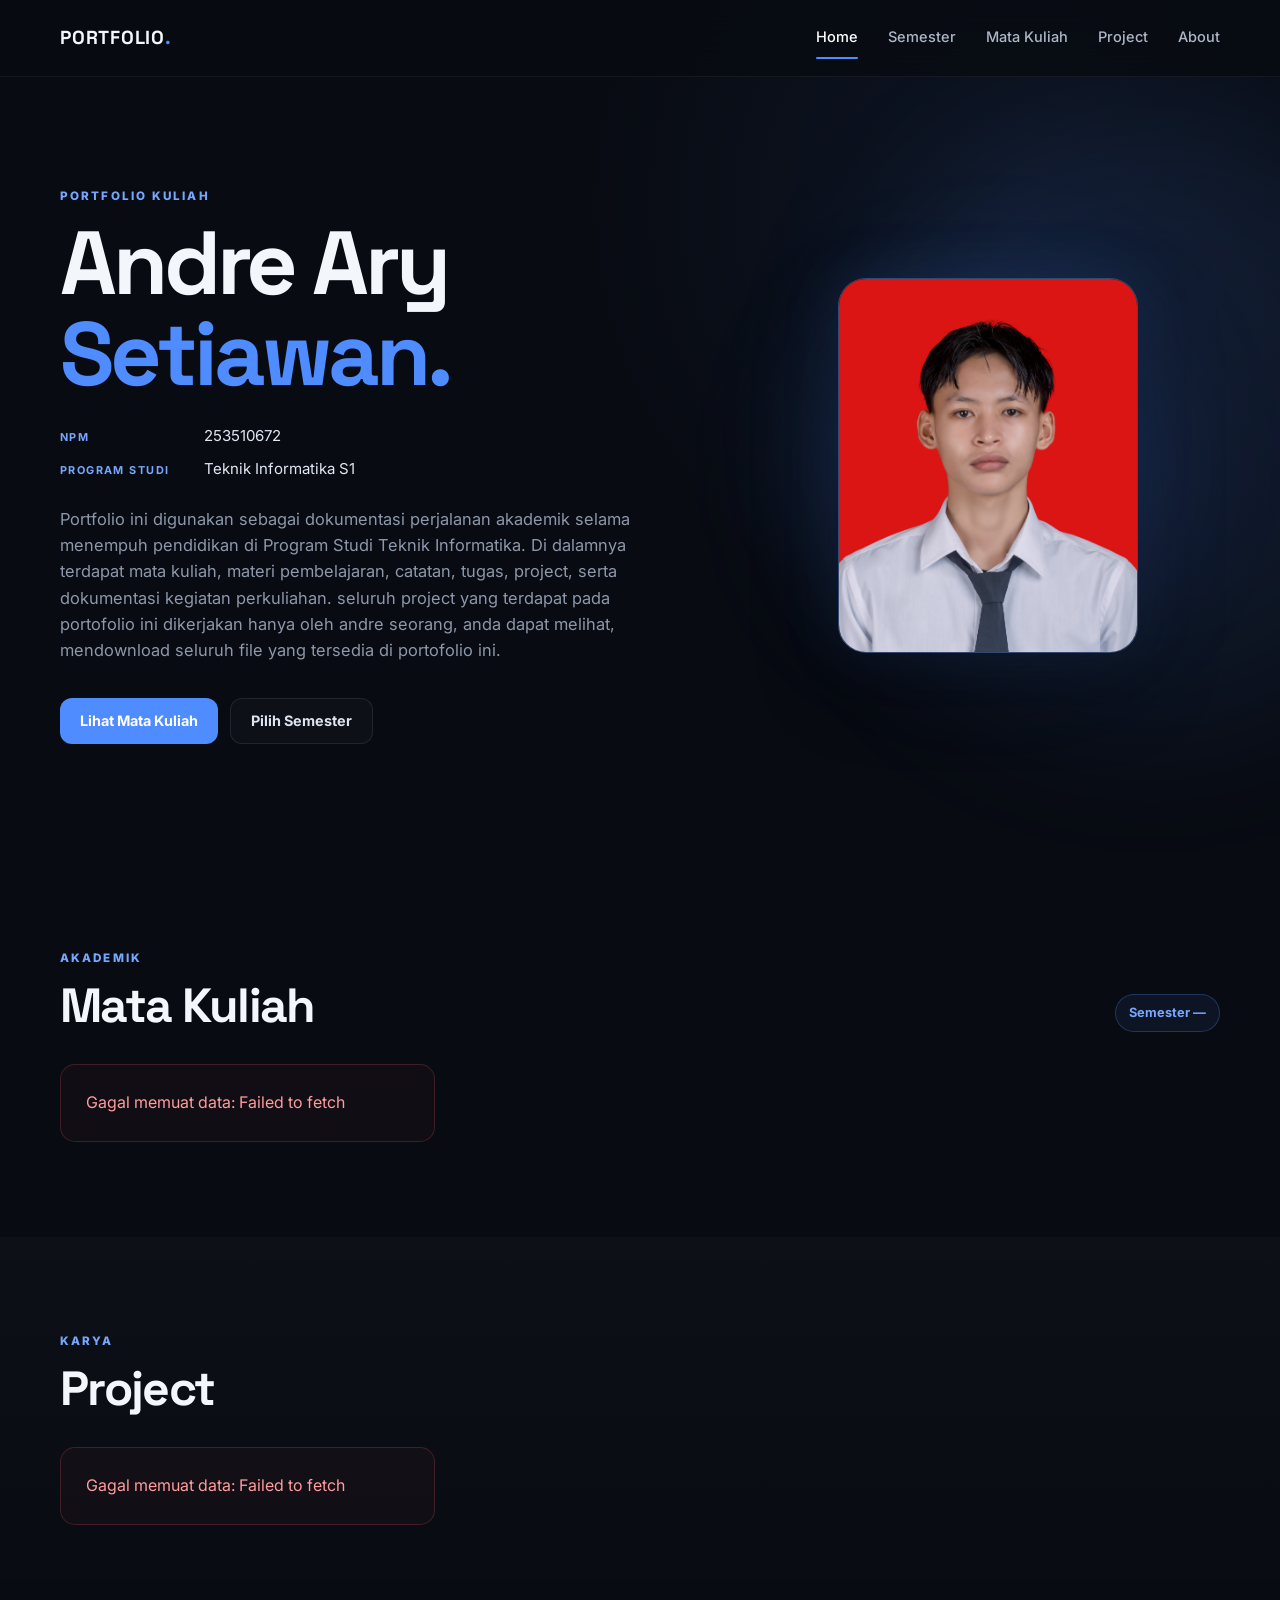
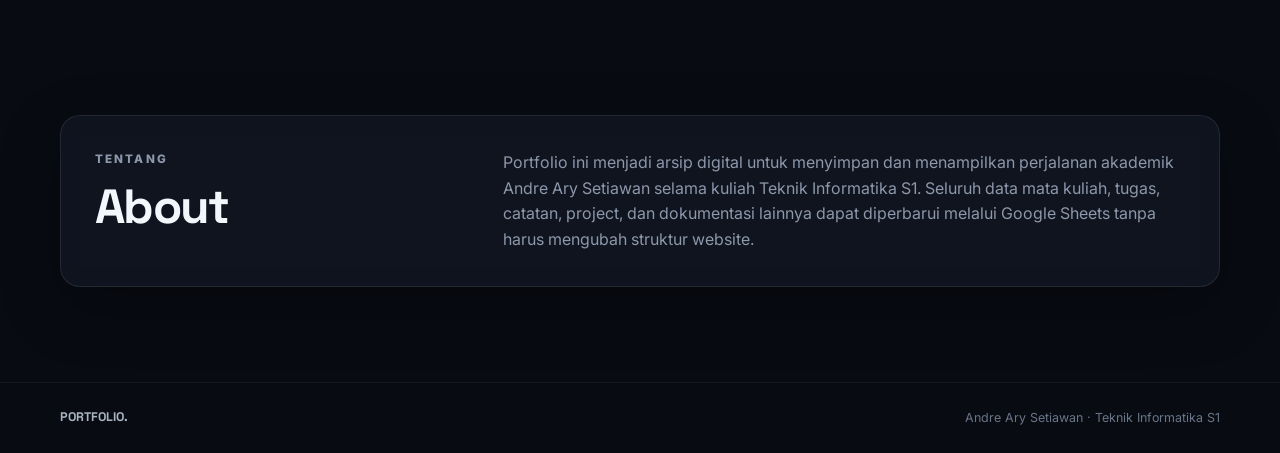
<file: index.html>
<!DOCTYPE html>
<html lang="id">
<head>
  <meta charset="UTF-8">
  <meta name="viewport" content="width=device-width, initial-scale=1.0">
  <meta name="description" content="Portfolio kuliah Andre Ary Setiawan - Teknik Informatika S1">
  <title>Portfolio | Home</title>
  <link rel="stylesheet" href="style.css">
</head>
<body data-page="home">

<header class="site-header">
  <nav class="navbar container">
    <a class="logo" href="index.html">PORTFOLIO<span>.</span></a>
    <button class="menu-toggle" type="button" aria-label="Buka menu" aria-expanded="false">☰</button>
    <div class="nav-links" id="navLinks">
      <a class="active" href="index.html">Home</a>
      <a href="semester.html">Semester</a>
      <a href="index.html#mata-kuliah">Mata Kuliah</a>
      <a href="index.html#project">Project</a>
      <a href="index.html#about">About</a>
    </div>
  </nav>
</header>

<main>
  <section class="hero">
    <div class="container hero-content">
      <div class="hero-profile">
        <div class="hero-info">
          <p class="eyebrow">PORTFOLIO KULIAH</p>
          <h1>Andre Ary<br><span>Setiawan.</span></h1>
          <div class="identity-list">
            <p><strong>NPM</strong><span>253510672</span></p>
            <p><strong>PROGRAM STUDI</strong><span>Teknik Informatika S1</span></p>
          </div>
          <p class="hero-text">
            Portfolio ini digunakan sebagai dokumentasi perjalanan akademik selama menempuh pendidikan di Program Studi Teknik Informatika. Di dalamnya terdapat mata kuliah, materi pembelajaran, catatan, tugas, project, serta dokumentasi kegiatan perkuliahan. seluruh project yang terdapat pada portofolio ini dikerjakan hanya oleh andre seorang, anda dapat melihat, mendownload seluruh file yang tersedia di portofolio ini.
          </p>
          <div class="hero-actions">
            <a class="btn btn-primary" href="#mata-kuliah">Lihat Mata Kuliah</a>
            <a class="btn btn-ghost" href="semester.html">Pilih Semester</a>
          </div>
        </div>

        <div class="hero-photo-wrap">
          <div class="hero-photo-glow"></div>
          <div class="hero-photo-card">
            <img src="assets/andre-ary.jpg" alt="Foto Andre Ary Setiawan">
          </div>
        </div>
      </div>
    </div>
    <div class="hero-glow"></div>
  </section>

  <section class="section" id="mata-kuliah">
    <div class="container">
      <div class="section-heading">
        <div>
          <p class="eyebrow">AKADEMIK</p>
          <h2>Mata Kuliah</h2>
        </div>
        <div class="semester-badge" id="semesterBadge">Semester —</div>
      </div>
      <div id="courseList" class="card-grid">
        <div class="loading-card">Memuat mata kuliah...</div>
      </div>
    </div>
  </section>

  <section class="section section-alt" id="project">
    <div class="container">
      <div class="section-heading">
        <div>
          <p class="eyebrow">KARYA</p>
          <h2>Project</h2>
        </div>
      </div>
      <div id="projectList" class="card-grid project-grid">
        <div class="loading-card">Memuat project...</div>
      </div>
    </div>
  </section>

  <section class="section" id="about">
    <div class="container about-card">
      <div>
        <p class="eyebrow">TENTANG</p>
        <h2>About</h2>
      </div>
      <p>
        Portfolio ini menjadi arsip digital untuk menyimpan dan menampilkan perjalanan akademik Andre Ary Setiawan selama kuliah Teknik Informatika S1. Seluruh data mata kuliah, tugas, catatan, project, dan dokumentasi lainnya dapat diperbarui melalui Google Sheets tanpa harus mengubah struktur website.
      </p>
    </div>
  </section>
</main>

<footer class="footer">
  <div class="container footer-inner">
    <span>PORTFOLIO.</span>
    <span>Andre Ary Setiawan · Teknik Informatika S1</span>
  </div>
</footer>

<script src="script.js"></script>
</body>
</html>
</file>
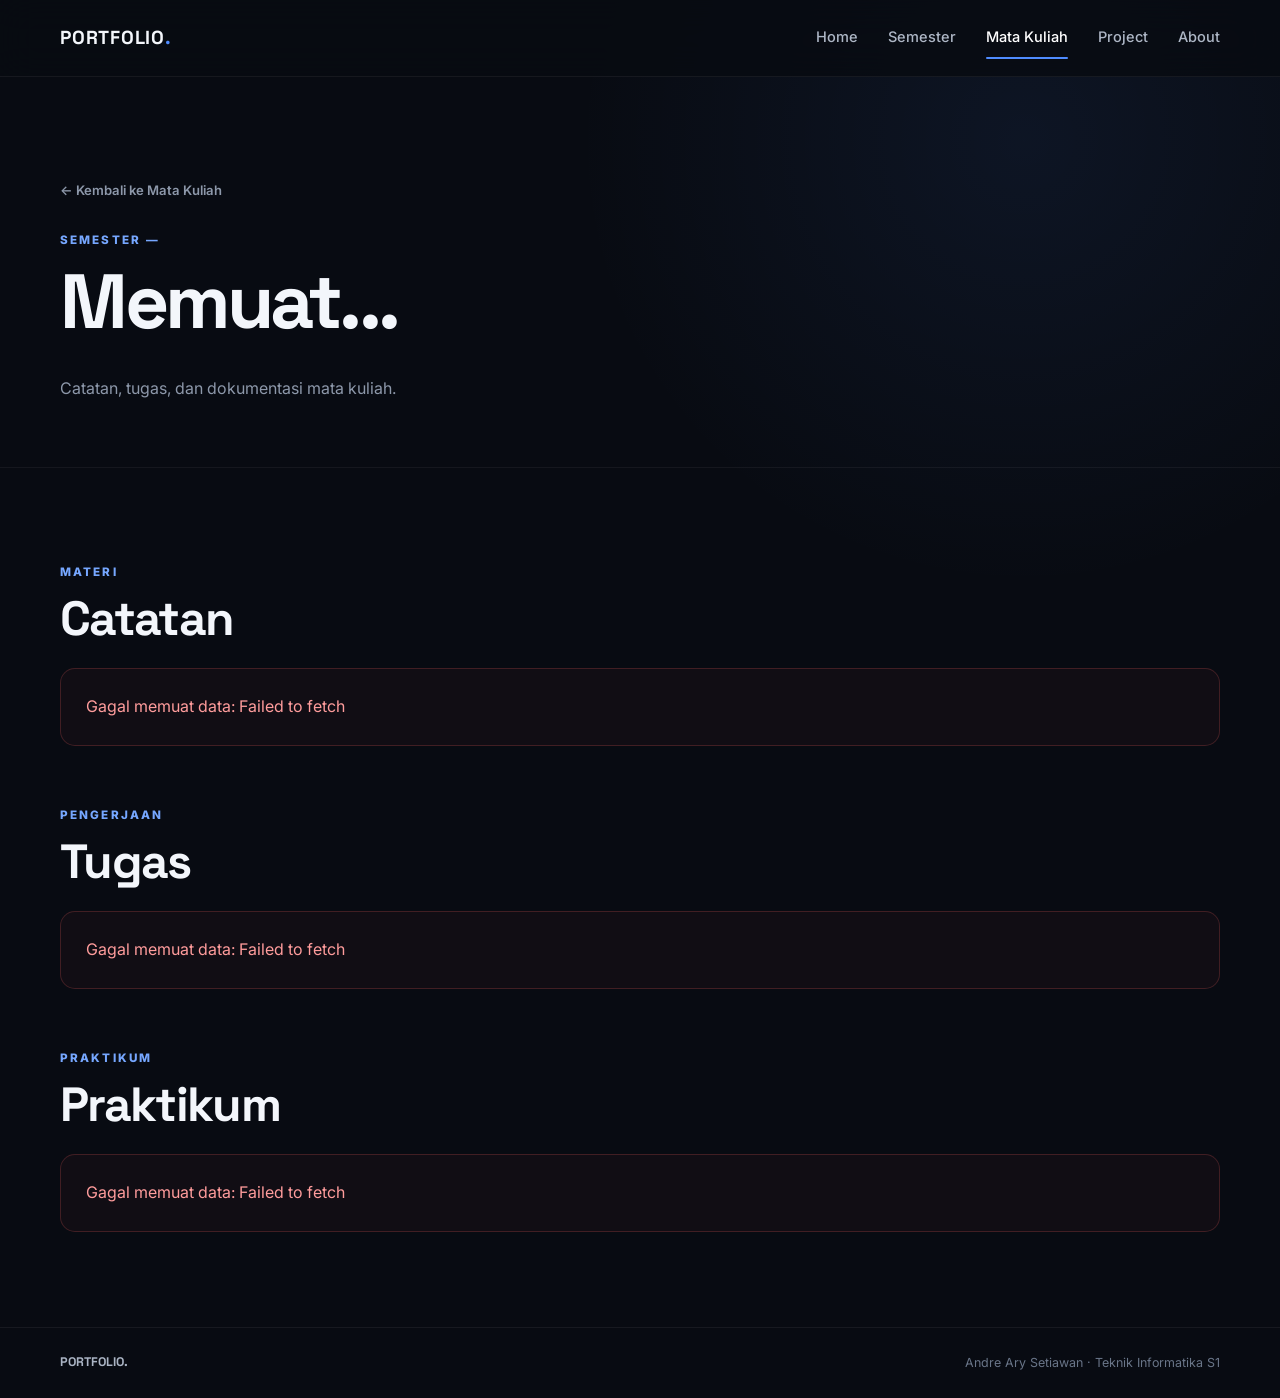
<file: matkul.html>
<!DOCTYPE html>
<html lang="id">
<head>
  <meta charset="UTF-8">
  <meta name="viewport" content="width=device-width, initial-scale=1.0">
  <meta name="description" content="Detail mata kuliah Andre Ary Setiawan">
  <title>Portfolio | Mata Kuliah</title>
  <link rel="stylesheet" href="style.css">
</head>
<body data-page="matkul">

<header class="site-header">
  <nav class="navbar container">
    <a class="logo" href="index.html">PORTFOLIO<span>.</span></a>
    <button class="menu-toggle" type="button" aria-label="Buka menu" aria-expanded="false">☰</button>
    <div class="nav-links" id="navLinks">
      <a href="index.html">Home</a>
      <a href="semester.html">Semester</a>
      <a class="active" href="index.html#mata-kuliah">Mata Kuliah</a>
      <a href="index.html#project">Project</a>
      <a href="index.html#about">About</a>
    </div>
  </nav>
</header>

<main id="courseDetail">
  <section class="page-hero course-hero">
    <div class="container">
      <a class="back-link" href="index.html#mata-kuliah">← Kembali ke Mata Kuliah</a>
      <p class="eyebrow" id="courseSemester">SEMESTER —</p>
      <h1 id="courseTitle">Memuat...</h1>
      <div id="courseMeta" class="course-meta-row"></div>
      <p id="courseSubtitle">Catatan, tugas, dan dokumentasi mata kuliah.</p>
    </div>
  </section>

  <section class="section">
    <div class="container detail-sections">
      <div class="detail-block">
        <div class="section-heading compact">
          <div>
            <p class="eyebrow">MATERI</p>
            <h2>Catatan</h2>
          </div>
        </div>
        <div id="notesList" class="content-list">
          <div class="loading-card">Memuat catatan...</div>
        </div>
      </div>

      <div class="detail-block">
        <div class="section-heading compact">
          <div>
            <p class="eyebrow">PENGERJAAN</p>
            <h2>Tugas</h2>
          </div>
        </div>
        <div id="tasksList" class="content-list">
          <div class="loading-card">Memuat tugas...</div>
        </div>
      </div>

      <div class="detail-block" id="practicumSection">
        <div class="section-heading compact">
          <div>
            <p class="eyebrow">PRAKTIKUM</p>
            <h2>Praktikum</h2>
          </div>
        </div>
        <div id="practicumList" class="practicum-list">
          <div class="loading-card">Memuat praktikum...</div>
        </div>
      </div>
    </div>
  </section>
</main>

<footer class="footer">
  <div class="container footer-inner">
    <span>PORTFOLIO.</span>
    <span>Andre Ary Setiawan · Teknik Informatika S1</span>
  </div>
</footer>

<script src="script.js"></script>
</body>
</html>
</file>
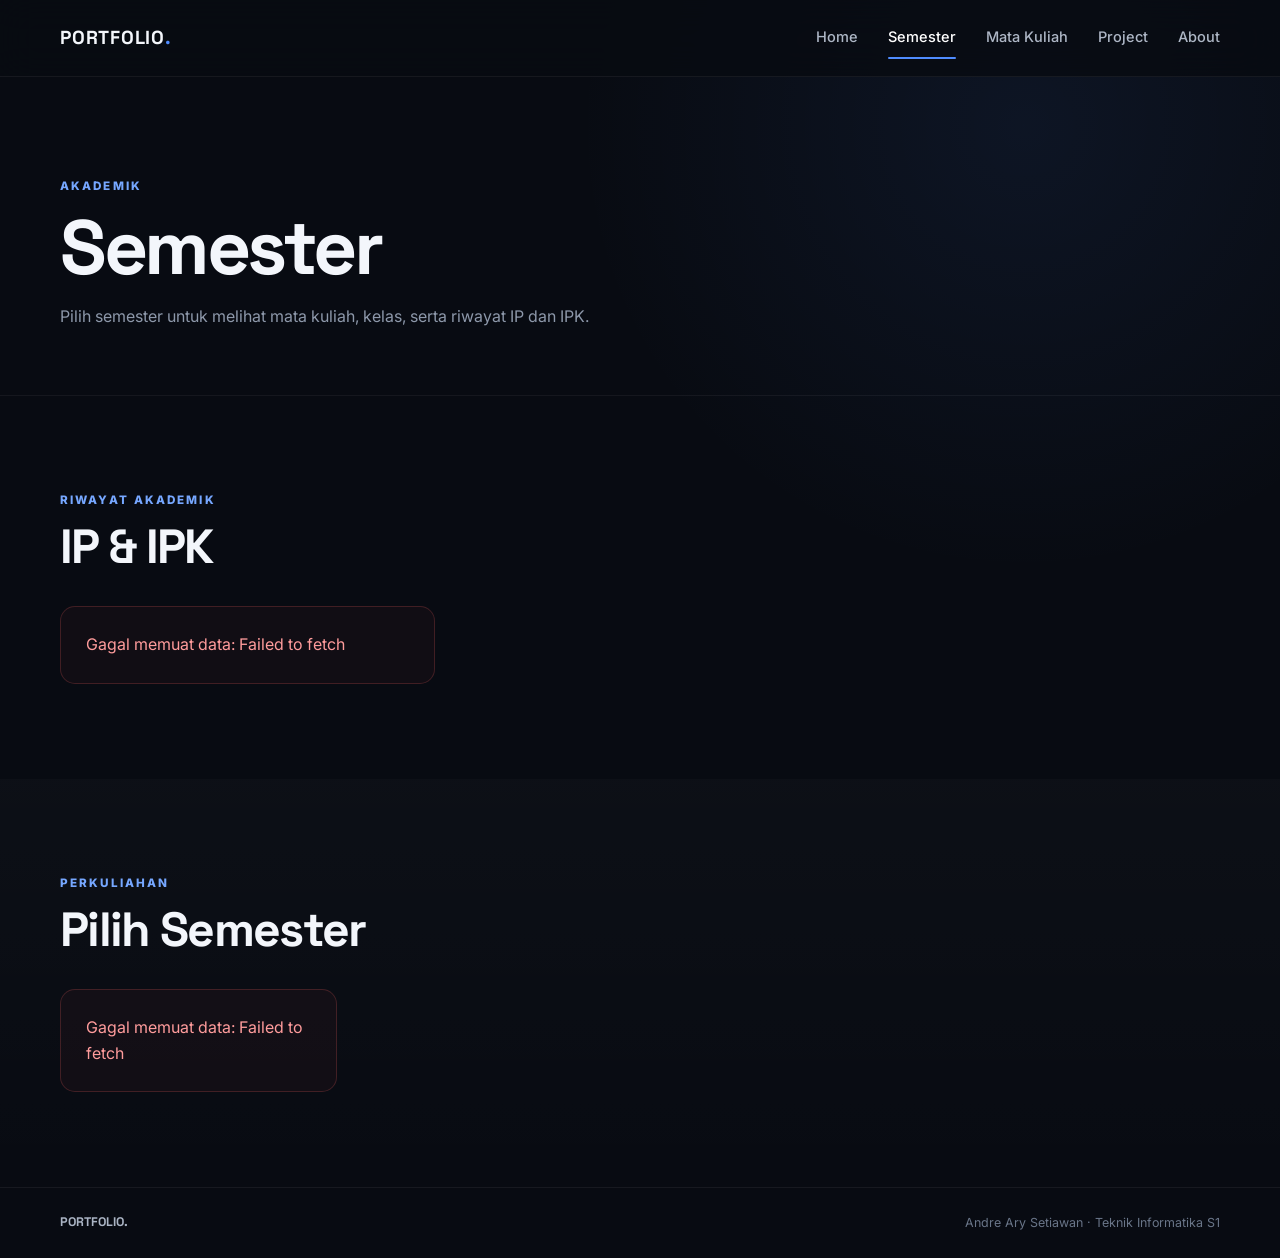
<file: semester.html>
<!DOCTYPE html>
<html lang="id">
<head>
  <meta charset="UTF-8">
  <meta name="viewport" content="width=device-width, initial-scale=1.0">
  <meta name="description" content="Semester dan riwayat akademik Andre Ary Setiawan">
  <title>Portfolio | Semester</title>
  <link rel="stylesheet" href="style.css">
</head>
<body data-page="semester">

<header class="site-header">
  <nav class="navbar container">
    <a class="logo" href="index.html">PORTFOLIO<span>.</span></a>
    <button class="menu-toggle" type="button" aria-label="Buka menu" aria-expanded="false">☰</button>
    <div class="nav-links" id="navLinks">
      <a href="index.html">Home</a>
      <a class="active" href="semester.html">Semester</a>
      <a href="index.html#mata-kuliah">Mata Kuliah</a>
      <a href="index.html#project">Project</a>
      <a href="index.html#about">About</a>
    </div>
  </nav>
</header>

<main>
  <section class="page-hero">
    <div class="container">
      <p class="eyebrow">AKADEMIK</p>
      <h1>Semester</h1>
      <p>Pilih semester untuk melihat mata kuliah, kelas, serta riwayat IP dan IPK.</p>
    </div>
  </section>

  <section class="section">
    <div class="container">
      <div class="section-heading">
        <div>
          <p class="eyebrow">RIWAYAT AKADEMIK</p>
          <h2>IP &amp; IPK</h2>
        </div>
      </div>
      <div id="academicList" class="academic-grid">
        <div class="loading-card">Memuat riwayat akademik...</div>
      </div>
    </div>
  </section>

  <section class="section section-alt">
    <div class="container">
      <div class="section-heading">
        <div>
          <p class="eyebrow">PERKULIAHAN</p>
          <h2>Pilih Semester</h2>
        </div>
      </div>
      <div id="semesterList" class="semester-grid">
        <div class="loading-card">Memuat semester...</div>
      </div>
    </div>
  </section>
</main>

<footer class="footer">
  <div class="container footer-inner">
    <span>PORTFOLIO.</span>
    <span>Andre Ary Setiawan · Teknik Informatika S1</span>
  </div>
</footer>

<script src="script.js"></script>
</body>
</html>
</file>
<file: style.css>
@import url('https://fonts.googleapis.com/css2?family=Inter:wght@400;500;600;700;800&family=Space+Grotesk:wght@500;600;700&display=swap');

:root {
  --bg: #080b12;
  --bg-soft: #0d111a;
  --card: rgba(18, 24, 36, 0.72);
  --card-solid: #111824;
  --border: rgba(255, 255, 255, 0.09);
  --text: #f3f6fb;
  --muted: #8d98aa;
  --accent: #4f8cff;
  --accent-2: #76a7ff;
  --shadow: 0 20px 60px rgba(0, 0, 0, 0.28);
  --radius: 20px;
  --container: 1160px;
}

* { box-sizing: border-box; margin: 0; padding: 0; }

html { scroll-behavior: smooth; }

body {
  background:
    radial-gradient(circle at 80% 10%, rgba(79, 140, 255, 0.08), transparent 28rem),
    var(--bg);
  color: var(--text);
  font-family: "Inter", sans-serif;
  line-height: 1.6;
  min-height: 100vh;
}

a { color: inherit; text-decoration: none; }

.container {
  width: min(calc(100% - 40px), var(--container));
  margin-inline: auto;
}

/* NAVBAR */
.site-header {
  position: sticky;
  top: 0;
  z-index: 100;
  border-bottom: 1px solid rgba(255,255,255,0.06);
  background: rgba(8, 11, 18, 0.82);
  backdrop-filter: blur(18px);
}

.navbar {
  min-height: 76px;
  display: flex;
  align-items: center;
  justify-content: space-between;
  gap: 30px;
}

.logo {
  font-family: "Space Grotesk", sans-serif;
  font-size: 1.18rem;
  font-weight: 700;
  letter-spacing: 0.04em;
}

.logo span { color: var(--accent); }

.nav-links {
  display: flex;
  align-items: center;
  justify-content: flex-end;
  gap: 30px;
}

.nav-links a {
  position: relative;
  color: #aeb7c6;
  font-size: 0.91rem;
  font-weight: 500;
  transition: color .2s ease;
}

.nav-links a:hover,
.nav-links a.active { color: #fff; }

.nav-links a.active::after {
  content: "";
  position: absolute;
  left: 0;
  right: 0;
  bottom: -9px;
  height: 2px;
  border-radius: 10px;
  background: var(--accent);
}

.menu-toggle {
  display: none;
  border: 0;
  background: transparent;
  color: white;
  font-size: 1.45rem;
  cursor: pointer;
}

/* HERO */
.hero {
  position: relative;
  overflow: hidden;
  min-height: 650px;
  display: flex;
  align-items: center;
}

.hero-content {
  position: relative;
  z-index: 2;
  padding-block: 110px;
}

.hero h1,
.page-hero h1 {
  max-width: 850px;
  font-family: "Space Grotesk", sans-serif;
  font-size: clamp(2.8rem, 7vw, 5.8rem);
  line-height: 1.02;
  letter-spacing: -0.045em;
}

.hero h1 span { color: var(--accent); }

.hero-text {
  max-width: 640px;
  margin-top: 25px;
  color: var(--muted);
  font-size: 1.03rem;
}

.eyebrow {
  margin-bottom: 12px;
  color: var(--accent-2);
  font-size: 0.73rem;
  font-weight: 800;
  letter-spacing: 0.18em;
}

.hero-actions {
  display: flex;
  flex-wrap: wrap;
  gap: 12px;
  margin-top: 34px;
}

.hero-glow {
  position: absolute;
  width: 600px;
  height: 600px;
  right: -170px;
  top: 50px;
  border-radius: 50%;
  background: rgba(79, 140, 255, 0.09);
  filter: blur(70px);
}

/* BUTTONS */
.btn {
  display: inline-flex;
  align-items: center;
  justify-content: center;
  min-height: 46px;
  padding: 0 20px;
  border-radius: 12px;
  font-size: 0.9rem;
  font-weight: 700;
  transition: transform .2s ease, background .2s ease, border-color .2s ease;
}

.btn:hover { transform: translateY(-2px); }

.btn-primary {
  background: var(--accent);
  color: #fff;
}

.btn-primary:hover { background: #3d7ef5; }

.btn-ghost {
  border: 1px solid var(--border);
  background: rgba(255,255,255,0.025);
  color: #dce4ef;
}

/* SECTIONS */
.section { padding: 95px 0; }

.section-alt {
  background: linear-gradient(180deg, rgba(255,255,255,.018), transparent);
}

.section-heading {
  display: flex;
  align-items: end;
  justify-content: space-between;
  gap: 25px;
  margin-bottom: 32px;
}

.section-heading.compact { margin-bottom: 22px; }

.section-heading h2,
.about-card h2 {
  font-family: "Space Grotesk", sans-serif;
  font-size: clamp(2rem, 4vw, 3rem);
  line-height: 1.1;
  letter-spacing: -0.035em;
}

.semester-badge {
  border: 1px solid rgba(79,140,255,.28);
  background: rgba(79,140,255,.08);
  color: var(--accent-2);
  padding: 8px 13px;
  border-radius: 999px;
  font-size: .8rem;
  font-weight: 700;
}

/* CARDS */
.card-grid {
  display: grid;
  grid-template-columns: repeat(3, minmax(0, 1fr));
  gap: 18px;
}

.course-card,
.project-card,
.content-item,
.semester-card,
.about-card,
.loading-card {
  border: 1px solid var(--border);
  background: var(--card);
  box-shadow: var(--shadow);
  backdrop-filter: blur(12px);
}

.course-card,
.project-card {
  min-height: 210px;
  padding: 24px;
  border-radius: var(--radius);
  display: flex;
  flex-direction: column;
  justify-content: space-between;
  transition: transform .25s ease, border-color .25s ease, background .25s ease;
}

.course-card:hover,
.project-card:hover,
.semester-card:hover {
  transform: translateY(-5px);
  border-color: rgba(79,140,255,.36);
  background: rgba(21, 29, 44, .88);
}

.card-number {
  color: #697588;
  font-size: .72rem;
  font-weight: 800;
  letter-spacing: .12em;
}

.course-card h3,
.project-card h3 {
  margin-top: 16px;
  font-family: "Space Grotesk", sans-serif;
  font-size: 1.23rem;
  line-height: 1.3;
}

.card-link {
  margin-top: 22px;
  color: var(--accent-2);
  font-size: .82rem;
  font-weight: 700;
}

.project-platform {
  display: inline-flex;
  width: fit-content;
  padding: 6px 10px;
  border: 1px solid rgba(79,140,255,.2);
  border-radius: 999px;
  color: var(--accent-2);
  background: rgba(79,140,255,.07);
  font-size: .7rem;
  font-weight: 800;
}

.project-card p {
  margin-top: 12px;
  color: var(--muted);
  font-size: .88rem;
}

/* PAGE HERO */
.page-hero {
  padding: 100px 0 65px;
  border-bottom: 1px solid rgba(255,255,255,.05);
}

.page-hero h1 { font-size: clamp(2.7rem, 6vw, 5rem); }

.page-hero > .container > p:last-child {
  margin-top: 18px;
  color: var(--muted);
}

.back-link {
  display: inline-block;
  margin-bottom: 30px;
  color: var(--muted);
  font-size: .82rem;
  font-weight: 600;
}

.back-link:hover { color: white; }

/* SEMESTER */
.semester-grid {
  display: grid;
  grid-template-columns: repeat(4, minmax(0, 1fr));
  gap: 18px;
}

.semester-card {
  min-height: 155px;
  padding: 24px;
  border-radius: var(--radius);
  display: flex;
  flex-direction: column;
  justify-content: space-between;
}

.semester-card .number {
  color: var(--accent-2);
  font-size: .73rem;
  font-weight: 800;
  letter-spacing: .12em;
}

.semester-card h3 {
  font-family: "Space Grotesk", sans-serif;
  font-size: 1.3rem;
}

.semester-card small { color: var(--muted); }

.semester-card.current {
  border-color: rgba(79,140,255,.45);
  box-shadow: 0 0 0 1px rgba(79,140,255,.08), var(--shadow);
}

/* DETAIL */
.detail-sections {
  display: grid;
  gap: 60px;
}

.content-list {
  display: grid;
  gap: 12px;
}

.content-item {
  padding: 19px 20px;
  border-radius: 15px;
  display: flex;
  align-items: center;
  justify-content: space-between;
  gap: 20px;
}

.content-item .meta {
  min-width: 0;
}

.content-item .meta small {
  display: block;
  margin-bottom: 4px;
  color: var(--accent-2);
  font-size: .68rem;
  font-weight: 800;
  letter-spacing: .1em;
  text-transform: uppercase;
}

.content-item .meta h3 {
  font-size: .96rem;
  font-weight: 600;
}

.file-btn {
  flex: 0 0 auto;
  padding: 9px 13px;
  border: 1px solid rgba(79,140,255,.28);
  border-radius: 10px;
  background: rgba(79,140,255,.08);
  color: var(--accent-2);
  font-size: .76rem;
  font-weight: 700;
}

.empty-state {
  padding: 22px;
  border: 1px dashed rgba(255,255,255,.12);
  border-radius: 15px;
  color: var(--muted);
  font-size: .88rem;
}

/* ABOUT / FOOTER */
.about-card {
  padding: 34px;
  border-radius: var(--radius);
  display: grid;
  grid-template-columns: .7fr 1.3fr;
  gap: 40px;
}

.about-card p {
  color: var(--muted);
  max-width: 680px;
}

.footer {
  border-top: 1px solid rgba(255,255,255,.06);
  padding: 25px 0;
  color: #697588;
  font-size: .78rem;
}

.footer-inner {
  display: flex;
  align-items: center;
  justify-content: space-between;
  gap: 20px;
}

.footer-inner span:first-child {
  color: #aab4c4;
  font-family: "Space Grotesk", sans-serif;
  font-weight: 700;
}

/* LOADING */
.loading-card {
  grid-column: 1 / -1;
  padding: 28px;
  border-radius: var(--radius);
  color: var(--muted);
  text-align: center;
}

.error-state {
  padding: 25px;
  border: 1px solid rgba(255,100,100,.2);
  border-radius: 15px;
  background: rgba(255,80,80,.04);
  color: #ff9c9c;
}

/* RESPONSIVE */
@media (max-width: 900px) {
  .card-grid { grid-template-columns: repeat(2, minmax(0, 1fr)); }
  .semester-grid { grid-template-columns: repeat(2, minmax(0, 1fr)); }
  .about-card { grid-template-columns: 1fr; }
  .nav-links { gap: 20px; }
}

@media (max-width: 650px) {
  .container { width: min(calc(100% - 28px), var(--container)); }
  .navbar { min-height: 68px; }
  .menu-toggle { display: block; }
  .nav-links {
    position: absolute;
    top: calc(100% + 1px);
    left: 0;
    right: 0;
    display: none;
    flex-direction: column;
    align-items: stretch;
    gap: 0;
    padding: 8px 14px 15px;
    background: rgba(8,11,18,.97);
    border-bottom: 1px solid var(--border);
  }
  .nav-links.open { display: flex; }
  .nav-links a { padding: 12px 8px; }
  .nav-links a.active::after { display: none; }
  .hero { min-height: 580px; }
  .hero-content { padding-block: 80px; }
  .section { padding: 70px 0; }
  .section-heading { align-items: flex-start; flex-direction: column; }
  .card-grid,
  .semester-grid { grid-template-columns: 1fr; }
  .content-item { align-items: flex-start; flex-direction: column; }
  .file-btn { width: 100%; text-align: center; }
  .footer-inner { flex-direction: column; align-items: flex-start; }
}

/* HERO PROFILE */
.hero-profile {
  width: 100%;
  display: grid;
  grid-template-columns: minmax(0, 1.15fr) minmax(300px, .85fr);
  align-items: center;
  gap: 70px;
}

.hero-info { position: relative; z-index: 2; }

.hero-info h1 {
  max-width: 760px;
}

.identity-list {
  display: grid;
  gap: 8px;
  margin-top: 24px;
}

.identity-list p {
  display: flex;
  flex-wrap: wrap;
  gap: 12px;
  align-items: baseline;
  color: #dfe7f3;
  font-size: .94rem;
}

.identity-list strong {
  min-width: 132px;
  color: var(--accent-2);
  font-size: .68rem;
  letter-spacing: .13em;
}

.hero-photo-wrap {
  position: relative;
  min-height: 430px;
  display: flex;
  align-items: center;
  justify-content: center;
  z-index: 2;
}

.hero-photo-card {
  position: relative;
  width: min(100%, 300px);
  aspect-ratio: 4 / 5;
  overflow: hidden;
  border: 1px solid rgba(118,167,255,.34);
  border-radius: 28px;
  background: #101827;
  box-shadow: 0 30px 80px rgba(0,0,0,.36), 0 0 60px rgba(79,140,255,.13);
  transform: rotate(0deg);
}

.hero-photo-card img {
  width: 100%;
  height: 100%;
  display: block;
  object-fit: cover;
  object-position: center top;
}

.hero-photo-glow {
  position: absolute;
  width: 330px;
  height: 330px;
  border-radius: 50%;
  background: rgba(79,140,255,.18);
  filter: blur(65px);
}

.course-info {
  display: flex;
  flex-wrap: wrap;
  gap: 7px;
  margin-top: 15px;
}

.course-info span,
.course-meta-row span {
  display: inline-flex;
  align-items: center;
  width: fit-content;
  padding: 5px 9px;
  border: 1px solid rgba(79,140,255,.18);
  border-radius: 999px;
  background: rgba(79,140,255,.06);
  color: #9ebfff;
  font-size: .68rem;
  font-weight: 700;
}

.course-meta-row {
  display: flex;
  flex-wrap: wrap;
  gap: 8px;
  margin-top: 18px;
}

.course-hero h1 { margin-top: 3px; }

/* ACADEMIC */
.academic-grid {
  display: grid;
  grid-template-columns: repeat(3, minmax(0, 1fr));
  gap: 18px;
}

.academic-card {
  padding: 24px;
  border: 1px solid var(--border);
  border-radius: var(--radius);
  background: var(--card);
  box-shadow: var(--shadow);
}

.academic-semester {
  color: var(--accent-2);
  font-size: .72rem;
  font-weight: 800;
  letter-spacing: .12em;
}

.academic-values {
  display: grid;
  grid-template-columns: 1fr 1fr;
  gap: 12px;
  margin-top: 20px;
}

.academic-values div {
  padding: 15px;
  border-radius: 14px;
  background: rgba(255,255,255,.025);
  border: 1px solid rgba(255,255,255,.05);
}

.academic-values small {
  display: block;
  color: var(--muted);
  font-size: .7rem;
  font-weight: 700;
  letter-spacing: .1em;
}

.academic-values strong {
  display: block;
  margin-top: 3px;
  font-family: "Space Grotesk", sans-serif;
  font-size: 1.55rem;
}

.semester-academic {
  color: #b7c8e8;
  font-size: .8rem;
  font-weight: 600;
}

/* PRAKTIKUM */
.practicum-list {
  display: grid;
  gap: 16px;
}

.practicum-card {
  padding: 23px;
  border: 1px solid var(--border);
  border-radius: var(--radius);
  background: var(--card);
  box-shadow: var(--shadow);
}

.practicum-title h3 {
  margin-top: 8px;
  font-family: "Space Grotesk", sans-serif;
  font-size: 1.15rem;
}

.practicum-links {
  display: grid;
  grid-template-columns: repeat(4, minmax(0, 1fr));
  gap: 10px;
  margin-top: 20px;
}

.practicum-link {
  min-height: 52px;
  padding: 10px 12px;
  display: flex;
  align-items: center;
  justify-content: center;
  text-align: center;
  border: 1px solid rgba(79,140,255,.22);
  border-radius: 12px;
  background: rgba(79,140,255,.06);
  color: var(--accent-2);
  font-size: .76rem;
  font-weight: 700;
}

.practicum-link.disabled,
.file-btn.disabled,
.muted-link {
  color: #667287;
  border-color: rgba(255,255,255,.06);
  background: rgba(255,255,255,.02);
  cursor: default;
}

.practicum-link small {
  margin-left: 6px;
  font-size: .63rem;
  font-weight: 500;
}

.practicum-empty {
  padding: 25px;
  border: 1px dashed rgba(79,140,255,.22);
  border-radius: var(--radius);
  background: rgba(79,140,255,.035);
}

.practicum-empty strong {
  display: block;
  color: #dfe8f8;
  font-family: "Space Grotesk", sans-serif;
  font-size: 1rem;
}

.practicum-empty p {
  max-width: 760px;
  margin-top: 7px;
  color: var(--muted);
  font-size: .87rem;
}

@media (max-width: 900px) {
  .hero-profile {
    grid-template-columns: 1fr 300px;
    gap: 35px;
  }
  .academic-grid { grid-template-columns: repeat(2, minmax(0, 1fr)); }
  .practicum-links { grid-template-columns: repeat(2, minmax(0, 1fr)); }
}

@media (max-width: 650px) {
  .hero-profile {
    grid-template-columns: 1fr;
    gap: 35px;
  }
  .hero-content { padding-block: 65px; }
  .hero-info h1 { font-size: clamp(2.8rem, 14vw, 4.2rem); }
  .hero-photo-wrap {
    min-height: auto;
    justify-content: flex-start;
  }
  .hero-photo-card { width: min(82vw, 330px); }
  .identity-list p { display: grid; gap: 2px; }
  .academic-grid,
  .practicum-links { grid-template-columns: 1fr; }
  .academic-values { grid-template-columns: 1fr 1fr; }
}
</file>
